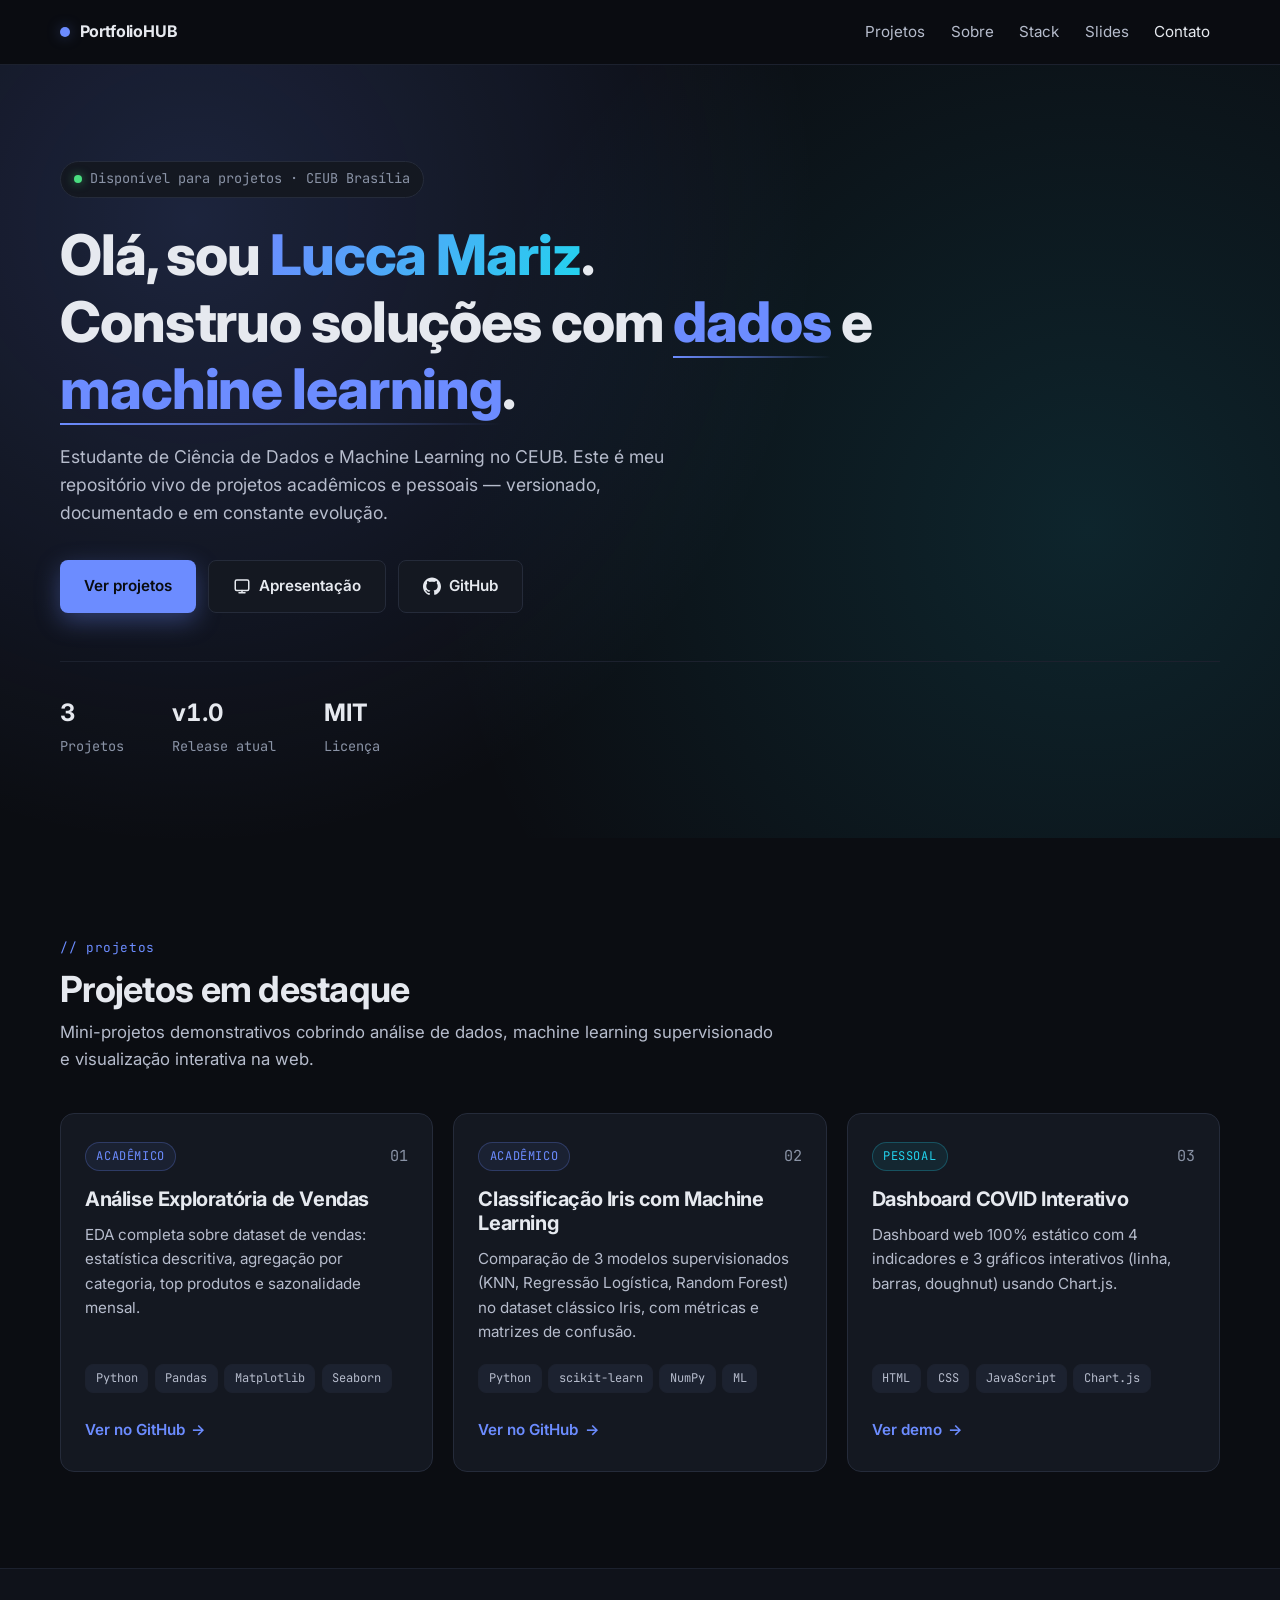
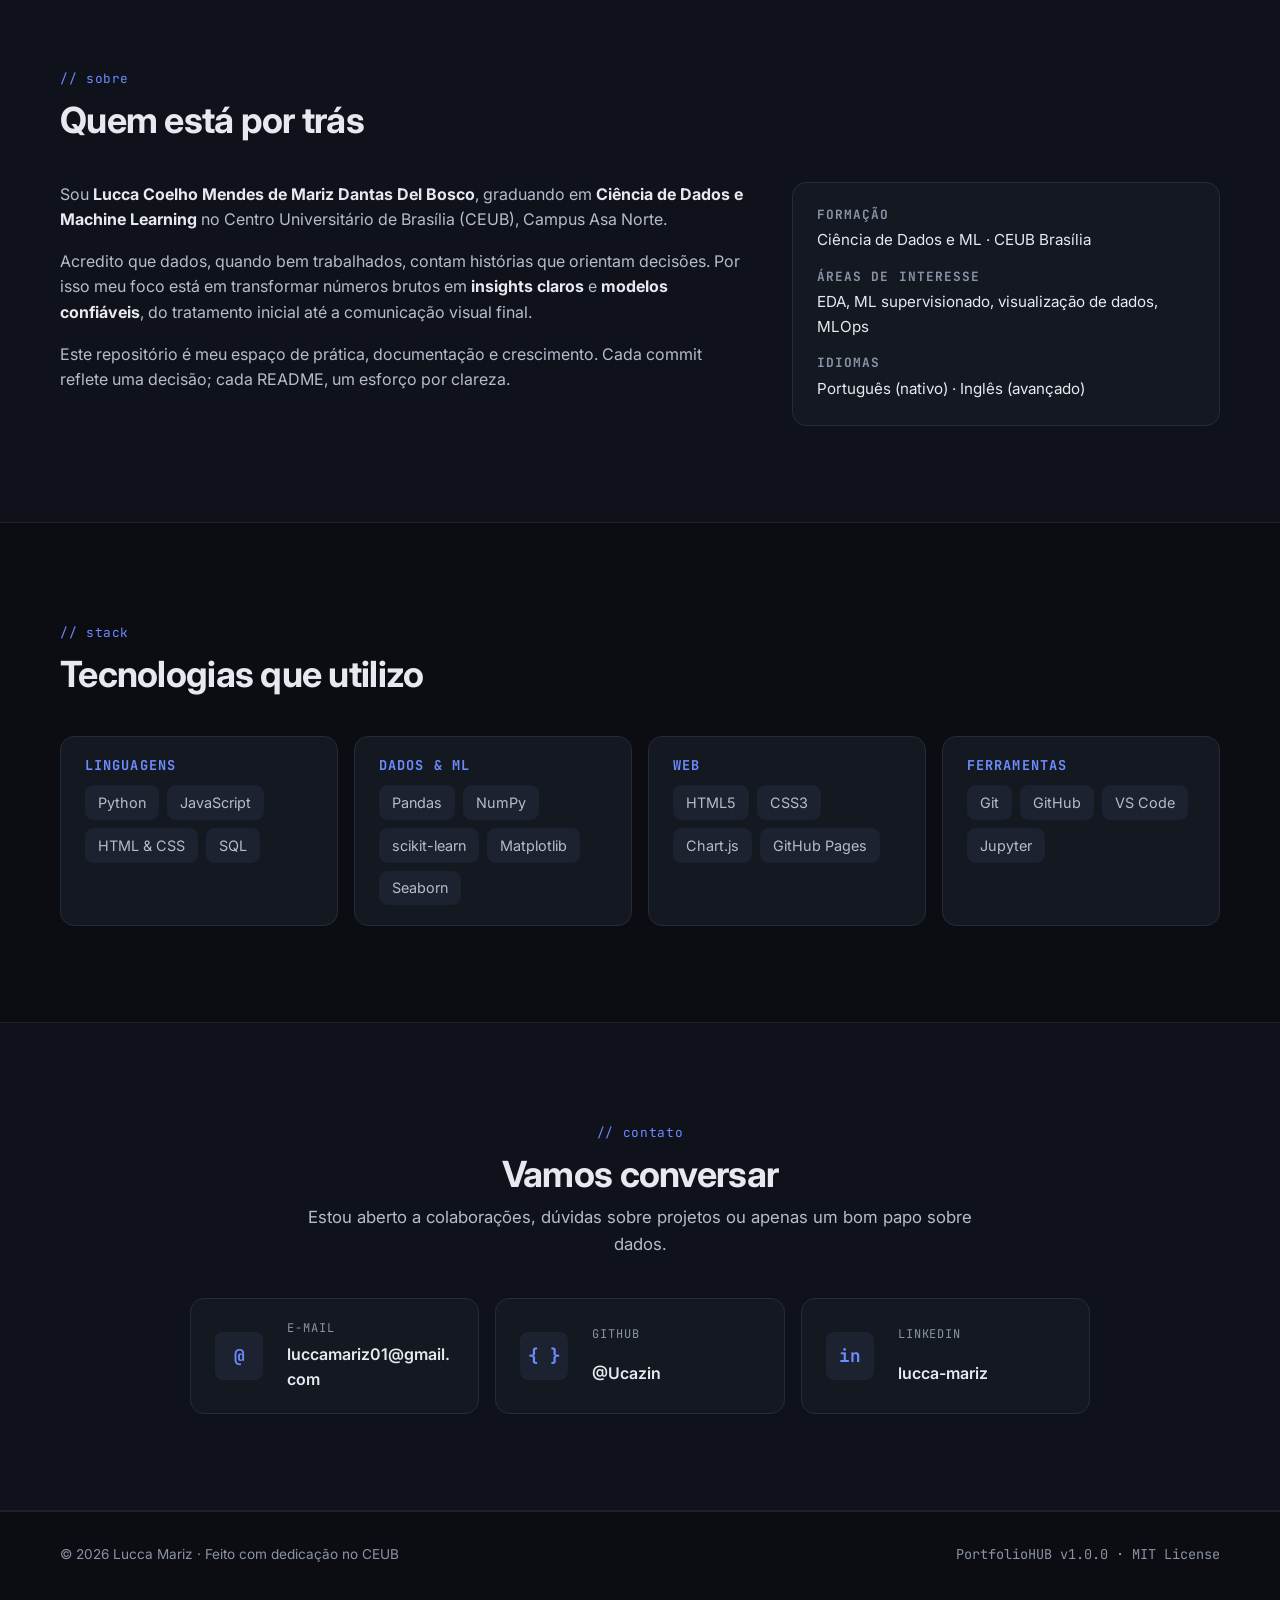
<file: index.html>
<!DOCTYPE html>
<html lang="pt-BR">
<head>
  <meta charset="UTF-8" />
  <meta name="viewport" content="width=device-width, initial-scale=1.0" />
  <meta name="description" content="Portfólio de Lucca Mariz — Ciência de Dados e Machine Learning, CEUB Brasília. Repositório de projetos acadêmicos e pessoais." />
  <meta name="author" content="Lucca Mariz" />
  <meta name="theme-color" content="#0b0d12" />

  <title>Lucca Mariz · PortfolioHUB</title>

  <link rel="preconnect" href="https://fonts.googleapis.com">
  <link rel="preconnect" href="https://fonts.gstatic.com" crossorigin>
  <link href="https://fonts.googleapis.com/css2?family=Inter:wght@400;500;600;700;800&family=JetBrains+Mono:wght@400;600&display=swap" rel="stylesheet">

  <link rel="stylesheet" href="assets/css/styles.css" />
</head>
<body>

  <!-- Skip link para acessibilidade -->
  <a class="skip-link" href="#projetos">Pular para projetos</a>

  <!-- ====== Topbar ====== -->
  <header class="topbar" role="banner">
    <div class="container topbar__inner">
      <a class="brand" href="#topo">
        <span class="brand__dot" aria-hidden="true"></span>
        <span class="brand__name">PortfolioHUB</span>
      </a>

      <nav class="nav" aria-label="Navegação principal">
        <a href="#projetos">Projetos</a>
        <a href="#sobre">Sobre</a>
        <a href="#stack">Stack</a>
        <a href="slides/">Slides</a>
        <a href="#contato">Contato</a>
      </nav>

      <button class="nav-toggle" aria-expanded="false" aria-controls="nav-mobile" aria-label="Abrir menu">
        <span></span><span></span><span></span>
      </button>
    </div>

    <nav id="nav-mobile" class="nav-mobile" aria-label="Navegação móvel" hidden>
      <a href="#projetos">Projetos</a>
      <a href="#sobre">Sobre</a>
      <a href="#stack">Stack</a>
      <a href="slides/">Slides</a>
      <a href="#contato">Contato</a>
    </nav>
  </header>

  <main id="topo">

    <!-- ====== Hero ====== -->
    <section class="hero">
      <div class="hero__bg" aria-hidden="true"></div>
      <div class="container hero__inner">
        <p class="hero__eyebrow">
          <span class="dot dot--success"></span>
          Disponível para projetos · CEUB Brasília
        </p>
        <h1 class="hero__title">
          Olá, sou <span class="hero__name">Lucca&nbsp;Mariz</span>.
          <br />Construo soluções com
          <span class="hero__highlight">dados</span> e
          <span class="hero__highlight">machine learning</span>.
        </h1>
        <p class="hero__lede">
          Estudante de Ciência de Dados e Machine Learning no CEUB.
          Este é meu repositório vivo de projetos acadêmicos e pessoais —
          versionado, documentado e em constante evolução.
        </p>

        <div class="hero__cta">
          <a class="btn btn--primary" href="#projetos">Ver projetos</a>
          <a class="btn btn--ghost" href="slides/">
            <svg width="18" height="18" viewBox="0 0 24 24" fill="none" stroke="currentColor" stroke-width="2" stroke-linecap="round" stroke-linejoin="round" aria-hidden="true"><rect x="3" y="4" width="18" height="14" rx="2"/><path d="M8 21h8M12 18v3"/></svg>
            Apresentação
          </a>
          <a class="btn btn--ghost" href="https://github.com/Ucazin/portfolio-hub" target="_blank" rel="noopener">
            <svg width="18" height="18" viewBox="0 0 24 24" fill="currentColor" aria-hidden="true"><path d="M12 .5C5.4.5 0 5.9 0 12.5c0 5.3 3.4 9.8 8.2 11.4.6.1.8-.3.8-.6v-2c-3.3.7-4-1.6-4-1.6-.5-1.4-1.3-1.8-1.3-1.8-1.1-.7.1-.7.1-.7 1.2.1 1.8 1.2 1.8 1.2 1.1 1.8 2.8 1.3 3.5 1 .1-.8.4-1.3.8-1.6-2.7-.3-5.5-1.3-5.5-5.9 0-1.3.5-2.4 1.2-3.2-.1-.3-.5-1.5.1-3.2 0 0 1-.3 3.3 1.2 1-.3 2-.4 3-.4s2 .1 3 .4c2.3-1.5 3.3-1.2 3.3-1.2.6 1.7.2 2.9.1 3.2.8.8 1.2 1.9 1.2 3.2 0 4.6-2.8 5.6-5.5 5.9.4.4.8 1.1.8 2.2v3.2c0 .3.2.7.8.6C20.6 22.3 24 17.8 24 12.5 24 5.9 18.6.5 12 .5z"/></svg>
            GitHub
          </a>
        </div>

        <ul class="hero__stats" aria-label="Resumo do repositório">
          <li><strong>3</strong><span>Projetos</span></li>
          <li><strong>v1.0</strong><span>Release atual</span></li>
          <li><strong>MIT</strong><span>Licença</span></li>
        </ul>
      </div>
    </section>

    <!-- ====== Projetos ====== -->
    <section id="projetos" class="section">
      <div class="container">
        <header class="section__header">
          <span class="section__tag">// projetos</span>
          <h2 class="section__title">Projetos em destaque</h2>
          <p class="section__lede">
            Mini-projetos demonstrativos cobrindo análise de dados, machine learning supervisionado
            e visualização interativa na web.
          </p>
        </header>

        <div class="cards-grid">

          <!-- Card 1 -->
          <article class="card">
            <div class="card__head">
              <span class="card__badge card__badge--academico">Acadêmico</span>
              <span class="card__num">01</span>
            </div>
            <h3 class="card__title">Análise Exploratória de Vendas</h3>
            <p class="card__desc">
              EDA completa sobre dataset de vendas: estatística descritiva,
              agregação por categoria, top produtos e sazonalidade mensal.
            </p>
            <ul class="card__tags">
              <li>Python</li><li>Pandas</li><li>Matplotlib</li><li>Seaborn</li>
            </ul>
            <div class="card__actions">
              <a class="link-arrow" href="projetos-academicos/01-analise-exploratoria-vendas/">
                Ver no GitHub <span aria-hidden="true">→</span>
              </a>
            </div>
          </article>

          <!-- Card 2 -->
          <article class="card">
            <div class="card__head">
              <span class="card__badge card__badge--academico">Acadêmico</span>
              <span class="card__num">02</span>
            </div>
            <h3 class="card__title">Classificação Iris com Machine Learning</h3>
            <p class="card__desc">
              Comparação de 3 modelos supervisionados (KNN, Regressão Logística,
              Random Forest) no dataset clássico Iris, com métricas e matrizes de confusão.
            </p>
            <ul class="card__tags">
              <li>Python</li><li>scikit-learn</li><li>NumPy</li><li>ML</li>
            </ul>
            <div class="card__actions">
              <a class="link-arrow" href="projetos-academicos/02-classificacao-iris-ml/">
                Ver no GitHub <span aria-hidden="true">→</span>
              </a>
            </div>
          </article>

          <!-- Card 3 -->
          <article class="card">
            <div class="card__head">
              <span class="card__badge card__badge--pessoal">Pessoal</span>
              <span class="card__num">03</span>
            </div>
            <h3 class="card__title">Dashboard COVID Interativo</h3>
            <p class="card__desc">
              Dashboard web 100% estático com 4 indicadores e 3 gráficos
              interativos (linha, barras, doughnut) usando Chart.js.
            </p>
            <ul class="card__tags">
              <li>HTML</li><li>CSS</li><li>JavaScript</li><li>Chart.js</li>
            </ul>
            <div class="card__actions">
              <a class="link-arrow" href="projetos-pessoais/03-dashboard-covid-visualizacao/">
                Ver demo <span aria-hidden="true">→</span>
              </a>
            </div>
          </article>

        </div>
      </div>
    </section>

    <!-- ====== Sobre ====== -->
    <section id="sobre" class="section section--alt">
      <div class="container sobre">
        <header class="section__header">
          <span class="section__tag">// sobre</span>
          <h2 class="section__title">Quem está por trás</h2>
        </header>

        <div class="sobre__grid">
          <div class="sobre__texto">
            <p>
              Sou <strong>Lucca Coelho Mendes de Mariz Dantas Del Bosco</strong>,
              graduando em <strong>Ciência de Dados e Machine Learning</strong>
              no Centro Universitário de Brasília (CEUB), Campus Asa Norte.
            </p>
            <p>
              Acredito que dados, quando bem trabalhados, contam histórias que
              orientam decisões. Por isso meu foco está em transformar números
              brutos em <strong>insights claros</strong> e <strong>modelos confiáveis</strong>,
              do tratamento inicial até a comunicação visual final.
            </p>
            <p>
              Este repositório é meu espaço de prática, documentação e crescimento.
              Cada commit reflete uma decisão; cada README, um esforço por clareza.
            </p>
          </div>

          <aside class="sobre__quick">
            <h3>Formação</h3>
            <p>Ciência de Dados e ML · CEUB Brasília</p>

            <h3>Áreas de interesse</h3>
            <p>EDA, ML supervisionado, visualização de dados, MLOps</p>

            <h3>Idiomas</h3>
            <p>Português (nativo) · Inglês (avançado)</p>
          </aside>
        </div>
      </div>
    </section>

    <!-- ====== Stack ====== -->
    <section id="stack" class="section">
      <div class="container">
        <header class="section__header">
          <span class="section__tag">// stack</span>
          <h2 class="section__title">Tecnologias que utilizo</h2>
        </header>

        <div class="stack-grid">
          <div class="stack__group">
            <h3>Linguagens</h3>
            <ul>
              <li>Python</li><li>JavaScript</li><li>HTML &amp; CSS</li><li>SQL</li>
            </ul>
          </div>
          <div class="stack__group">
            <h3>Dados &amp; ML</h3>
            <ul>
              <li>Pandas</li><li>NumPy</li><li>scikit-learn</li><li>Matplotlib</li><li>Seaborn</li>
            </ul>
          </div>
          <div class="stack__group">
            <h3>Web</h3>
            <ul>
              <li>HTML5</li><li>CSS3</li><li>Chart.js</li><li>GitHub Pages</li>
            </ul>
          </div>
          <div class="stack__group">
            <h3>Ferramentas</h3>
            <ul>
              <li>Git</li><li>GitHub</li><li>VS Code</li><li>Jupyter</li>
            </ul>
          </div>
        </div>
      </div>
    </section>

    <!-- ====== Contato ====== -->
    <section id="contato" class="section section--alt">
      <div class="container contato">
        <header class="section__header section__header--center">
          <span class="section__tag">// contato</span>
          <h2 class="section__title">Vamos conversar</h2>
          <p class="section__lede">
            Estou aberto a colaborações, dúvidas sobre projetos ou apenas um bom papo sobre dados.
          </p>
        </header>

        <div class="contato__links">
          <a class="contato__link" href="mailto:luccamariz01@gmail.com">
            <span class="contato__icon">@</span>
            <span class="contato__rotulo">E-mail</span>
            <span class="contato__valor">luccamariz01@gmail.com</span>
          </a>
          <a class="contato__link" href="https://github.com/Ucazin" target="_blank" rel="noopener">
            <span class="contato__icon">{ }</span>
            <span class="contato__rotulo">GitHub</span>
            <span class="contato__valor">@Ucazin</span>
          </a>
          <a class="contato__link" href="https://www.linkedin.com/in/lucca-mariz/" target="_blank" rel="noopener">
            <span class="contato__icon">in</span>
            <span class="contato__rotulo">LinkedIn</span>
            <span class="contato__valor">lucca-mariz</span>
          </a>
        </div>
      </div>
    </section>

  </main>

  <footer class="rodape">
    <div class="container rodape__inner">
      <p>&copy; 2026 Lucca Mariz · Feito com dedicação no CEUB</p>
      <p class="rodape__release">PortfolioHUB v1.0.0 · MIT License</p>
    </div>
  </footer>

  <script src="assets/js/main.js"></script>
</body>
</html>
</file>
<file: assets/css/styles.css>
/* ============================================================
   PortfolioHUB · Lucca Mariz
   Estilos · Dark tech moderno · Mobile-first
   ============================================================ */

:root {
  /* Cores */
  --bg:          #0b0d12;
  --bg-soft:     #0f121a;
  --bg-elev:     #141821;
  --bg-elev-2:   #1c2230;
  --border:      #252b3a;
  --border-soft: #1c212e;

  --text:        #e6e9ef;
  --text-mid:    #b6bccc;
  --text-dim:    #8a93a6;

  --accent:      #6c8cff;
  --accent-2:    #22d3ee;
  --accent-glow: rgba(108, 140, 255, 0.35);

  --success:     #4ade80;
  --warning:     #fbbf24;
  --danger:      #f87171;

  /* Tokens */
  --radius:      14px;
  --radius-sm:   8px;
  --shadow:      0 10px 30px rgba(0, 0, 0, 0.45);
  --shadow-lg:   0 20px 50px rgba(0, 0, 0, 0.55);

  --fs-mono:     'JetBrains Mono', ui-monospace, 'Cascadia Mono', Menlo, monospace;
  --fs-sans:     'Inter', system-ui, -apple-system, 'Segoe UI', Roboto, sans-serif;
}

/* ===================== Reset =================== */
*, *::before, *::after { box-sizing: border-box; }

html { scroll-behavior: smooth; }

body {
  margin: 0;
  background: var(--bg);
  color: var(--text);
  font-family: var(--fs-sans);
  font-size: 16px;
  line-height: 1.6;
  -webkit-font-smoothing: antialiased;
  -moz-osx-font-smoothing: grayscale;
  overflow-x: hidden;
}

h1, h2, h3 {
  margin: 0 0 0.5em;
  line-height: 1.2;
  letter-spacing: -0.02em;
}

p { margin: 0 0 1rem; }

a {
  color: var(--accent);
  text-decoration: none;
  transition: color 0.2s ease;
}
a:hover { color: var(--accent-2); }

ul { margin: 0; padding: 0; list-style: none; }

img { max-width: 100%; display: block; }

button {
  font: inherit;
  border: 0;
  background: transparent;
  cursor: pointer;
  color: inherit;
}

/* ===================== Layout =================== */
.container {
  width: 100%;
  max-width: 1200px;
  margin: 0 auto;
  padding: 0 1.25rem;
}

.skip-link {
  position: absolute;
  left: -9999px;
  top: 0;
}
.skip-link:focus {
  left: 1rem;
  top: 1rem;
  background: var(--accent);
  color: #000;
  padding: 0.5rem 1rem;
  border-radius: var(--radius-sm);
  z-index: 100;
}

/* ===================== Topbar =================== */
.topbar {
  position: sticky;
  top: 0;
  z-index: 50;
  background: rgba(11, 13, 18, 0.7);
  backdrop-filter: blur(12px);
  -webkit-backdrop-filter: blur(12px);
  border-bottom: 1px solid var(--border-soft);
}
.topbar__inner {
  height: 64px;
  display: flex;
  align-items: center;
  justify-content: space-between;
  gap: 1rem;
}
.brand {
  display: inline-flex;
  align-items: center;
  gap: 0.6rem;
  color: var(--text);
  font-weight: 700;
  letter-spacing: -0.01em;
}
.brand:hover { color: var(--text); }
.brand__dot {
  width: 10px;
  height: 10px;
  border-radius: 50%;
  background: var(--accent);
  box-shadow: 0 0 14px var(--accent-glow);
}

.nav { display: none; }
.nav a {
  color: var(--text-mid);
  font-size: 0.95rem;
  padding: 0.4rem 0.6rem;
}
.nav a:hover { color: var(--text); }

.nav-toggle {
  width: 40px;
  height: 40px;
  display: inline-flex;
  flex-direction: column;
  justify-content: center;
  align-items: center;
  gap: 5px;
  border-radius: var(--radius-sm);
}
.nav-toggle span {
  width: 22px;
  height: 2px;
  background: var(--text-mid);
  border-radius: 2px;
  transition: transform 0.25s ease, opacity 0.25s ease;
}
.nav-toggle[aria-expanded="true"] span:nth-child(1) { transform: translateY(7px) rotate(45deg); }
.nav-toggle[aria-expanded="true"] span:nth-child(2) { opacity: 0; }
.nav-toggle[aria-expanded="true"] span:nth-child(3) { transform: translateY(-7px) rotate(-45deg); }

.nav-mobile {
  display: flex;
  flex-direction: column;
  border-top: 1px solid var(--border-soft);
  background: var(--bg-soft);
}
.nav-mobile a {
  color: var(--text-mid);
  padding: 1rem 1.5rem;
  border-bottom: 1px solid var(--border-soft);
}
.nav-mobile a:hover { color: var(--text); background: var(--bg-elev); }

/* ===================== Hero =================== */
.hero {
  position: relative;
  padding: 4rem 0 3rem;
  overflow: hidden;
}
.hero__bg {
  position: absolute;
  inset: 0;
  background:
    radial-gradient(circle at 15% 20%, rgba(108, 140, 255, 0.18), transparent 50%),
    radial-gradient(circle at 85% 60%, rgba(34, 211, 238, 0.12), transparent 55%);
  pointer-events: none;
  z-index: 0;
}
.hero__inner { position: relative; z-index: 1; }

.hero__eyebrow {
  display: inline-flex;
  align-items: center;
  gap: 0.5rem;
  color: var(--text-dim);
  font-family: var(--fs-mono);
  font-size: 0.85rem;
  padding: 0.4rem 0.8rem;
  background: var(--bg-elev);
  border: 1px solid var(--border);
  border-radius: 99px;
  margin-bottom: 1.5rem;
}
.dot {
  width: 8px; height: 8px;
  border-radius: 50%;
}
.dot--success {
  background: var(--success);
  box-shadow: 0 0 10px rgba(74, 222, 128, 0.55);
}

.hero__title {
  font-size: clamp(2rem, 5.5vw, 3.5rem);
  font-weight: 800;
  max-width: 850px;
  margin: 0 0 1.25rem;
}
.hero__name {
  background: linear-gradient(120deg, var(--accent), var(--accent-2));
  -webkit-background-clip: text;
  background-clip: text;
  color: transparent;
}
.hero__highlight {
  color: var(--accent);
  position: relative;
}
.hero__highlight::after {
  content: "";
  position: absolute;
  left: 0; right: 0; bottom: -2px;
  height: 2px;
  background: linear-gradient(90deg, var(--accent), transparent);
}

.hero__lede {
  font-size: 1.1rem;
  color: var(--text-mid);
  max-width: 620px;
  margin: 0 0 2rem;
}

.hero__cta {
  display: flex;
  flex-wrap: wrap;
  gap: 0.75rem;
  margin-bottom: 3rem;
}
.btn {
  display: inline-flex;
  align-items: center;
  justify-content: center;
  gap: 0.5rem;
  padding: 0.85rem 1.5rem;
  border-radius: var(--radius-sm);
  font-weight: 600;
  font-size: 0.95rem;
  transition: transform 0.15s ease, background 0.2s ease, color 0.2s ease, border-color 0.2s ease;
  min-height: 44px;
}
.btn:hover { transform: translateY(-1px); }
.btn--primary {
  background: var(--accent);
  color: #0a0c10;
  box-shadow: 0 8px 24px var(--accent-glow);
}
.btn--primary:hover { background: var(--accent-2); color: #0a0c10; }
.btn--ghost {
  background: var(--bg-elev);
  color: var(--text);
  border: 1px solid var(--border);
}
.btn--ghost:hover { border-color: var(--accent); color: var(--accent); }

.hero__stats {
  display: flex;
  flex-wrap: wrap;
  gap: 2rem 3rem;
  padding-top: 2rem;
  border-top: 1px solid var(--border-soft);
}
.hero__stats li {
  display: flex;
  flex-direction: column;
  gap: 0.25rem;
}
.hero__stats strong {
  font-size: 1.5rem;
  font-weight: 700;
  color: var(--text);
  font-variant-numeric: tabular-nums;
}
.hero__stats span {
  font-size: 0.85rem;
  color: var(--text-dim);
  font-family: var(--fs-mono);
}

/* ===================== Section base =================== */
.section {
  padding: 4rem 0;
}
.section--alt {
  background: var(--bg-soft);
  border-top: 1px solid var(--border-soft);
  border-bottom: 1px solid var(--border-soft);
}

.section__header {
  max-width: 720px;
  margin-bottom: 2.5rem;
}
.section__header--center {
  margin-left: auto;
  margin-right: auto;
  text-align: center;
}
.section__tag {
  font-family: var(--fs-mono);
  font-size: 0.8rem;
  color: var(--accent);
  text-transform: lowercase;
  letter-spacing: 0.05em;
}
.section__title {
  font-size: clamp(1.6rem, 3.5vw, 2.25rem);
  font-weight: 700;
  margin: 0.5rem 0;
}
.section__lede {
  color: var(--text-mid);
  font-size: 1.05rem;
  margin: 0;
}

/* ===================== Cards de Projetos =================== */
.cards-grid {
  display: grid;
  grid-template-columns: 1fr;
  gap: 1.25rem;
}
.card {
  background: var(--bg-elev);
  border: 1px solid var(--border);
  border-radius: var(--radius);
  padding: 1.75rem 1.5rem;
  display: flex;
  flex-direction: column;
  transition: transform 0.2s ease, border-color 0.2s ease, box-shadow 0.25s ease;
}
.card:hover {
  transform: translateY(-3px);
  border-color: var(--accent);
  box-shadow: var(--shadow);
}
.card__head {
  display: flex;
  justify-content: space-between;
  align-items: center;
  margin-bottom: 1rem;
}
.card__badge {
  font-family: var(--fs-mono);
  font-size: 0.75rem;
  padding: 0.25rem 0.65rem;
  border-radius: 99px;
  border: 1px solid var(--border);
  text-transform: uppercase;
  letter-spacing: 0.05em;
}
.card__badge--academico {
  color: var(--accent);
  background: rgba(108, 140, 255, 0.08);
  border-color: rgba(108, 140, 255, 0.25);
}
.card__badge--pessoal {
  color: var(--accent-2);
  background: rgba(34, 211, 238, 0.08);
  border-color: rgba(34, 211, 238, 0.25);
}
.card__num {
  font-family: var(--fs-mono);
  color: var(--text-dim);
  font-size: 0.95rem;
}
.card__title {
  font-size: 1.25rem;
  font-weight: 700;
  margin-bottom: 0.75rem;
}
.card__desc {
  color: var(--text-mid);
  font-size: 0.95rem;
  margin-bottom: 1.25rem;
  flex-grow: 1;
}
.card__tags {
  display: flex;
  flex-wrap: wrap;
  gap: 0.4rem;
  margin-bottom: 1.5rem;
}
.card__tags li {
  font-family: var(--fs-mono);
  font-size: 0.75rem;
  padding: 0.25rem 0.6rem;
  background: var(--bg-elev-2);
  color: var(--text-mid);
  border-radius: var(--radius-sm);
  border: 1px solid var(--border-soft);
}
.card__actions { margin-top: auto; }
.link-arrow {
  display: inline-flex;
  align-items: center;
  gap: 0.4rem;
  font-weight: 600;
  font-size: 0.95rem;
}
.link-arrow span {
  transition: transform 0.2s ease;
  display: inline-block;
}
.link-arrow:hover span { transform: translateX(4px); }

/* ===================== Sobre =================== */
.sobre__grid {
  display: grid;
  grid-template-columns: 1fr;
  gap: 2rem;
}
.sobre__texto p { color: var(--text-mid); font-size: 1rem; }
.sobre__texto strong { color: var(--text); }
.sobre__quick {
  background: var(--bg-elev);
  border: 1px solid var(--border);
  border-radius: var(--radius);
  padding: 1.5rem;
}
.sobre__quick h3 {
  font-size: 0.8rem;
  text-transform: uppercase;
  letter-spacing: 0.08em;
  color: var(--text-dim);
  font-family: var(--fs-mono);
  margin-top: 1rem;
  margin-bottom: 0.4rem;
}
.sobre__quick h3:first-child { margin-top: 0; }
.sobre__quick p { color: var(--text); font-size: 0.95rem; margin: 0; }

/* ===================== Stack =================== */
.stack-grid {
  display: grid;
  grid-template-columns: 1fr;
  gap: 1rem;
}
.stack__group {
  background: var(--bg-elev);
  border: 1px solid var(--border);
  border-radius: var(--radius);
  padding: 1.25rem 1.5rem;
}
.stack__group h3 {
  font-size: 0.85rem;
  text-transform: uppercase;
  letter-spacing: 0.08em;
  color: var(--accent);
  font-family: var(--fs-mono);
  margin: 0 0 0.75rem;
}
.stack__group ul { display: flex; flex-wrap: wrap; gap: 0.5rem; }
.stack__group li {
  font-size: 0.9rem;
  padding: 0.3rem 0.75rem;
  background: var(--bg-elev-2);
  border-radius: var(--radius-sm);
  color: var(--text-mid);
  border: 1px solid var(--border-soft);
}

/* ===================== Contato =================== */
.contato__links {
  display: grid;
  grid-template-columns: 1fr;
  gap: 1rem;
  max-width: 900px;
  margin: 0 auto;
}
.contato__link {
  display: grid;
  grid-template-columns: 56px 1fr;
  grid-template-rows: auto auto;
  align-items: center;
  gap: 0.25rem 1rem;
  padding: 1.25rem 1.5rem;
  background: var(--bg-elev);
  border: 1px solid var(--border);
  border-radius: var(--radius);
  color: var(--text);
  transition: transform 0.2s ease, border-color 0.2s ease;
}
.contato__link:hover {
  transform: translateY(-2px);
  border-color: var(--accent);
  color: var(--text);
}
.contato__icon {
  grid-row: 1 / span 2;
  width: 48px; height: 48px;
  display: inline-flex;
  align-items: center;
  justify-content: center;
  background: var(--bg-elev-2);
  border-radius: var(--radius-sm);
  font-family: var(--fs-mono);
  color: var(--accent);
  font-size: 1.1rem;
  font-weight: 700;
}
.contato__rotulo {
  font-family: var(--fs-mono);
  font-size: 0.75rem;
  color: var(--text-dim);
  text-transform: uppercase;
  letter-spacing: 0.08em;
}
.contato__valor { font-weight: 600; word-break: break-all; }

/* ===================== Rodapé =================== */
.rodape {
  padding: 2rem 0;
  border-top: 1px solid var(--border-soft);
  background: var(--bg);
}
.rodape__inner {
  display: flex;
  flex-direction: column;
  gap: 0.4rem;
  align-items: center;
  text-align: center;
  color: var(--text-dim);
  font-size: 0.85rem;
}
.rodape__release { font-family: var(--fs-mono); }

/* ============================================================
   Responsivo
   ============================================================ */

/* Tablet ≥ 640px */
@media (min-width: 640px) {
  .cards-grid    { grid-template-columns: repeat(2, 1fr); }
  .stack-grid    { grid-template-columns: repeat(2, 1fr); }
  .contato__links{ grid-template-columns: repeat(2, 1fr); }
}

/* Desktop ≥ 1024px */
@media (min-width: 1024px) {
  .nav         { display: inline-flex; gap: 0.4rem; }
  .nav-toggle  { display: none; }
  .nav-mobile  { display: none !important; }

  .hero        { padding: 6rem 0 5rem; }
  .section     { padding: 6rem 0; }

  .cards-grid  { grid-template-columns: repeat(3, 1fr); }
  .stack-grid  { grid-template-columns: repeat(4, 1fr); }
  .contato__links { grid-template-columns: repeat(3, 1fr); }

  .sobre__grid {
    grid-template-columns: 1.6fr 1fr;
    gap: 3rem;
  }

  .rodape__inner {
    flex-direction: row;
    justify-content: space-between;
  }
}

/* Animação reduzida para usuários sensíveis */
@media (prefers-reduced-motion: reduce) {
  *, *::before, *::after {
    animation-duration: 0.001ms !important;
    transition-duration: 0.001ms !important;
    scroll-behavior: auto !important;
  }
}
</file>
